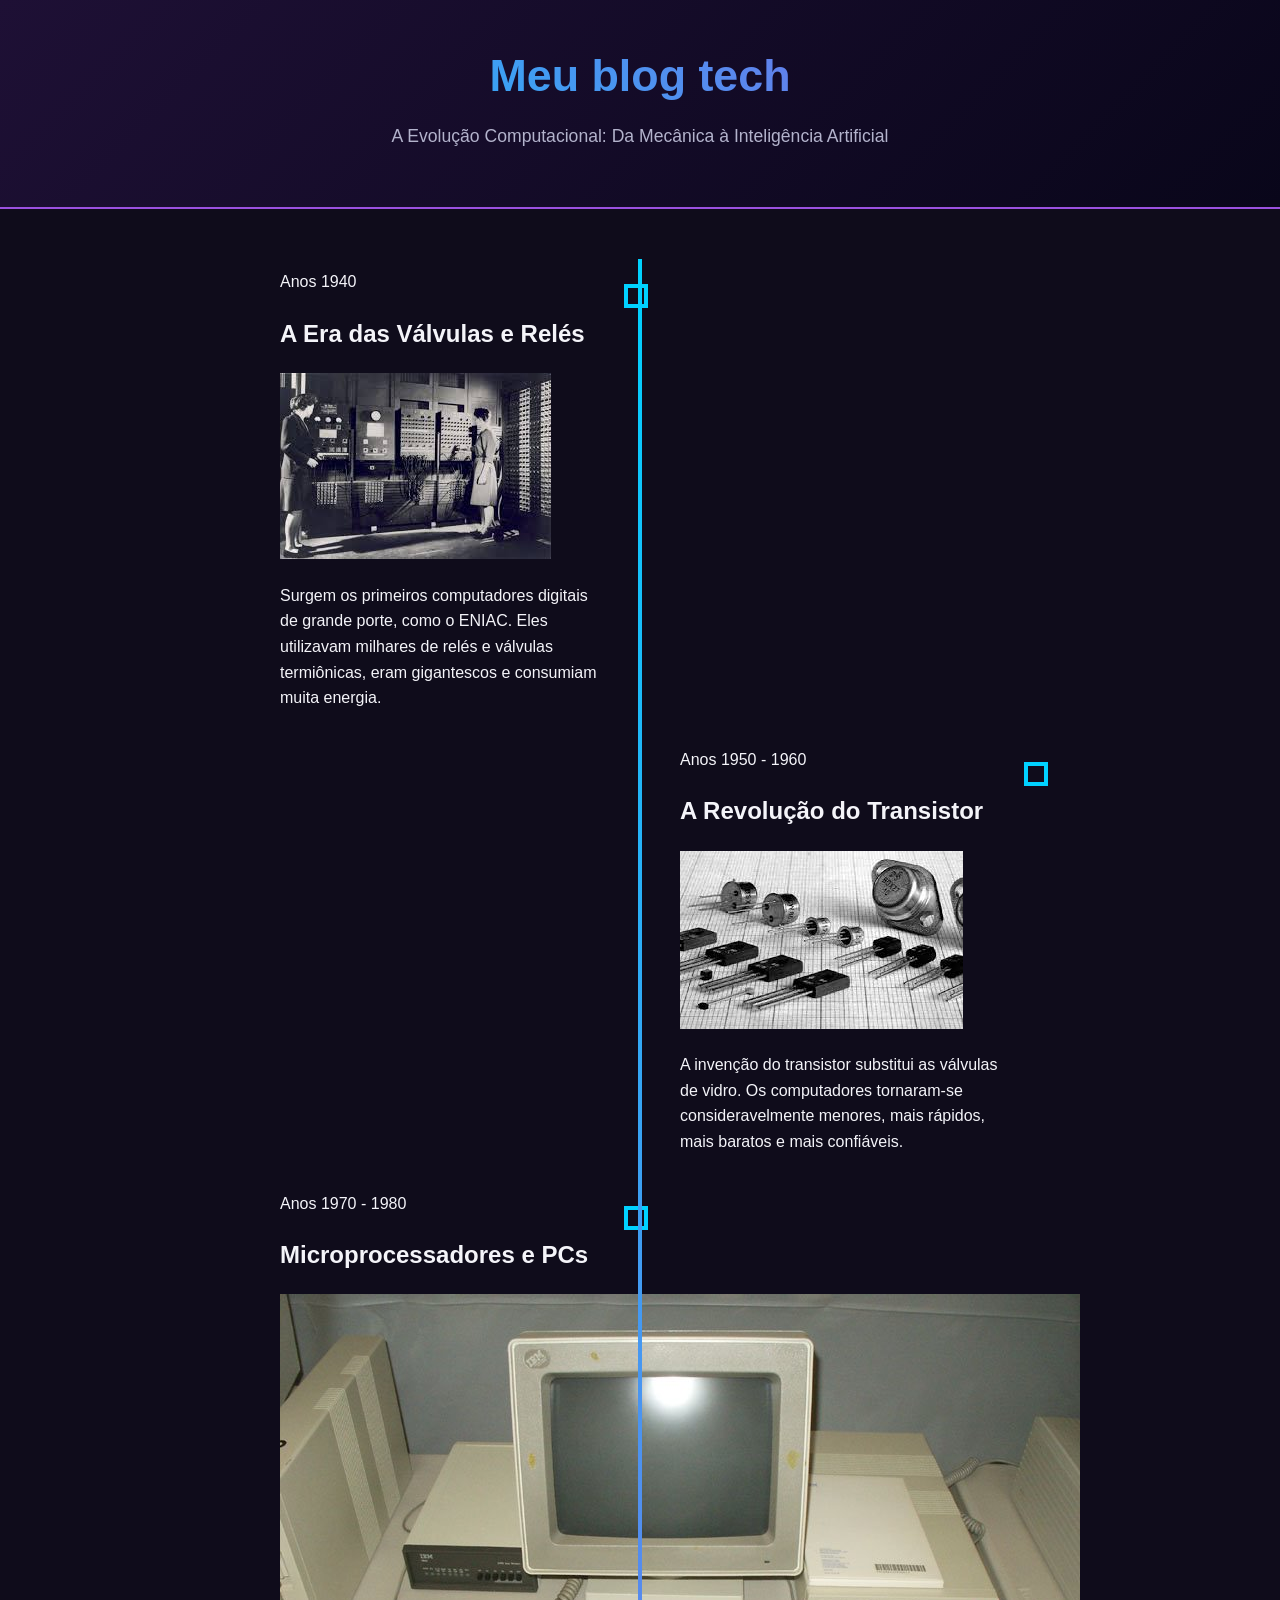
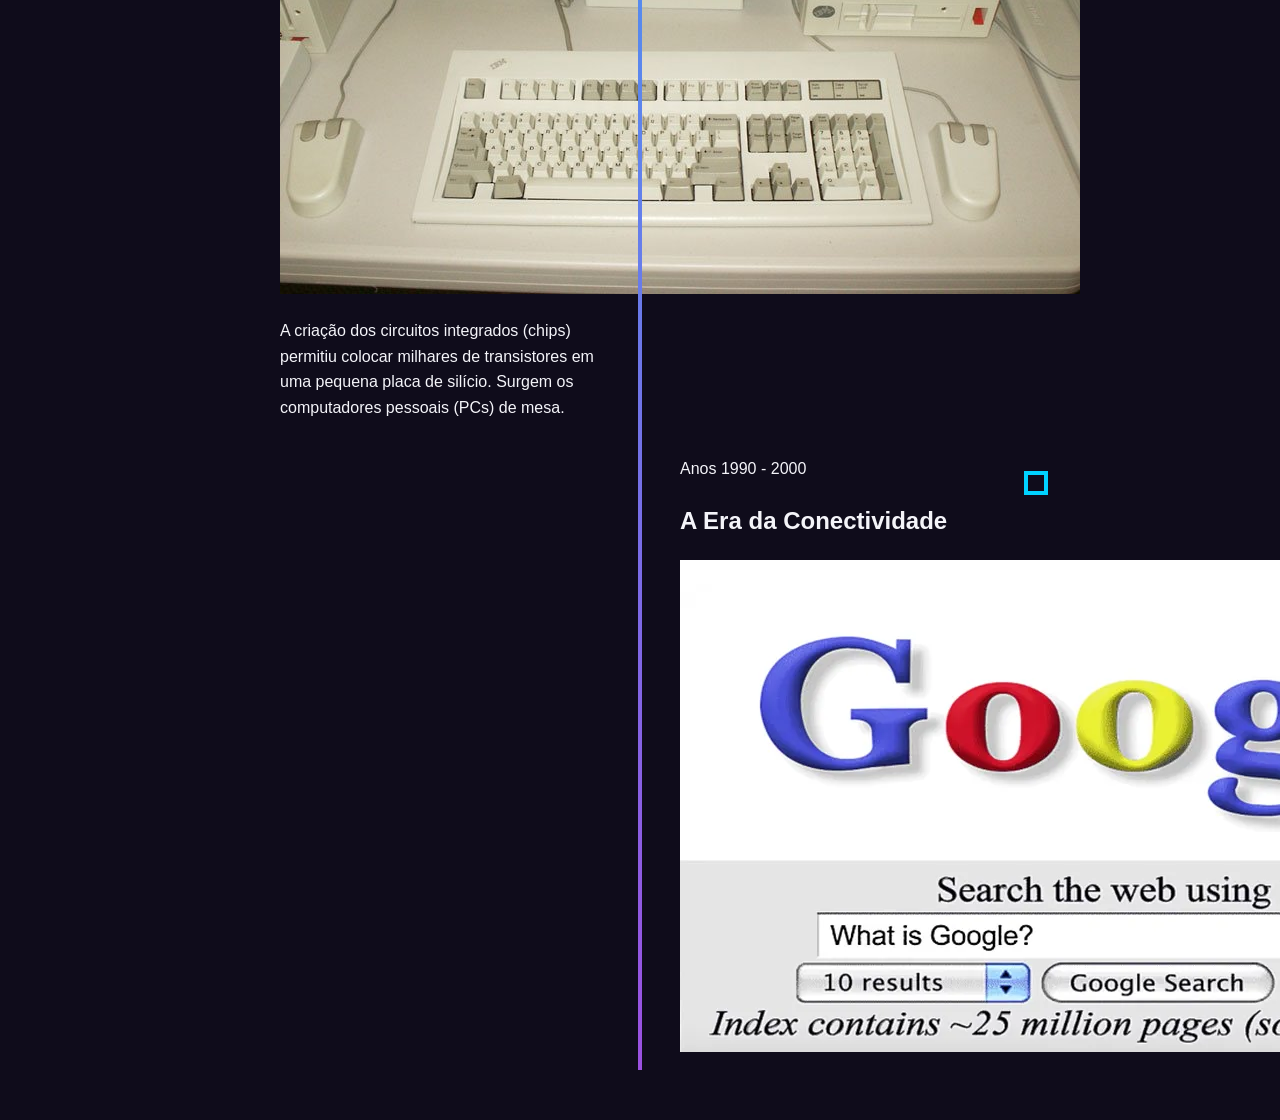
<file: index.html>
<!DOCTYPE html>
<html lang="pt-BR">
<head>
    <meta charset="UTF-8">
    <meta name="viewport" content="width=device-width, initial-scale=1.0">
    <title>Linha do Tempo da Tecnologia - Meu blog tech</title>
    <style>
        :root {
            --bg-principal: #0f0c1b;
            --bg-card: #1d1836;
            --azul-neon: #00d2ff;
            --roxo-neon: #9b51e0;
            --texto-claro: #f4f4f9;
            --texto-mutado: #b3b3cc;
        }

        body {
            font-family: 'Segoe UI', Tahoma, Geneva, Verdana, sans-serif;
            background-color: var(--bg-principal);
            color: var(--texto-claro);
            margin: 0;
            padding: 0;
            line-height: 1.6;
        }

        /* Cabeçalho */
        header {
            background: linear-gradient(135deg, #1e1035 0%, #09061a 100%);
            border-bottom: 2px solid var(--roxo-neon);
            padding: 40px 20px;
            text-align: center;
        }

        header h1 {
            margin: 0;
            font-size: 2.8rem;
            background: linear-gradient(45deg, var(--azul-neon), var(--roxo-neon));
            -webkit-background-clip: text;
            -webkit-text-fill-color: transparent;
        }

        header p {
            color: var(--texto-mutado);
            font-size: 1.1rem;
            margin-top: 10px;
        }

        /* Container da Linha do Tempo */
        .timeline-container {
            max-width: 800px;
            margin: 50px auto;
            position: relative;
            padding: 0 20px;
        }

        /* Linha vertical central */
        .timeline-container::after {
            content: '';
            position: absolute;
            width: 4px;
            background: linear-gradient(to bottom, var(--azul-neon), var(--roxo-neon));
            top: 0;
            bottom: 0;
            left: 50%;
            margin-left: -2px;
        }

        /* Caixas dos Eventos */
        .timeline-item {
            padding: 10px 40px;
            position: relative;
            background-color: inherit;
            width: 50%;
            box-sizing: border-box;
        }

        .left {
            left: 0;
        }

        .right {
            left: 50%;
        }

        /* Círculos indicadores */
        .timeline-item::after {
            content: '';
            position: absolute;
            width: 16px;
            height: 16px;
            right: -8px;
            background-color: var(--bg-principal);
            border: 4px solid var(--azul-neon);
            top: 25px;
            border-radius: 50<!DOCTYPE html>
<html lang="pt-BR">
<head>
    <meta charset="UTF-8">
    <meta name="viewport" content="width=device-width, initial-scale=1.0">
    <title>Linha do Tempo da Tecnologia - Meu blog tech</title>
    <style>
        :root {
            --bg-principal: #0f0c1b;
            --bg-card: #1d1836;
            --azul-neon: #00d2ff;
            --roxo-neon: #9b51e0;
            --texto-claro: #f4f4f9;
            --texto-mutado: #b3b3cc;
        }

        body {
            font-family: 'Segoe UI', Tahoma, Geneva, Verdana, sans-serif;
            background-color: var(--bg-principal);
            color: var(--texto-claro);
            margin: 0;
            padding: 0;
            line-height: 1.6;
        }<!DOCTYPE html>
<html lang="pt-BR">
<head>
<!DOCTYPE html>
<html lang="pt-BR">
<head>
    <meta charset="UTF-8">
    <meta name="viewport" content="width=device-width, initial-scale=1.0">
    <title>Linha do Tempo da Tecnologia - Meu blog tech</title>
    <style>
        :root {
            --bg-principal: #0f0c1b;
            --bg-card: #1d1836;
            --azul-neon: #00d2ff;
            --roxo-neon: #9b51e0;
            --texto-claro: #f4f4f9;
            --texto-mutado: #b3b3cc;
        }

        body {
            font-family: 'Segoe UI', Tahoma, Geneva, Verdana, sans-serif;
            background-color: var(--bg-principal);
            color: var(--texto-claro);
            margin: 0;
            padding: 0;
            line-height: 1.6;
        }

        /* Cabeçalho */
        header {
            background: linear-gradient(135deg, #1e1035 0%, #09061a 100%);
            border-bottom: 2px solid var(--roxo-neon);
            padding: 40px 20px;
            text-align: center;
        }

        header h1 {
            margin: 0;
            font-size: 2.8rem;
            background: linear-gradient(45deg, var(--azul-neon), var(--roxo-neon));
            -webkit-background-clip: text;
            -webkit-text-fill-color: transparent;
        }

        header p {
            color: var(--texto-mutado);
            font-size: 1.1rem;
            margin-top: 10px;
        }

        /* Container da Linha do Tempo */
        .timeline-container {
            max-width: 800px;
            margin: 50px auto;
            position: relative;
            padding: 0 20px;
        }

        /* Linha vertical central */
        .timeline-container::after {
</html>    <meta charset="UTF-8">
    <meta name="viewport" content="width=device-width, initial-scale=1.0">
    <title>Linha do Tempo da Tecnologia - Meu blog tech</title>
    <style>
        :root {
            --bg-principal: #0f0c1b;
            --bg-card: #1d1836;
            --azul-neon: #00d2ff;
            --roxo-neon: #9b51e0;
            --texto-claro: #f4f4f9;
            --texto-mutado: #b3b3cc;
        }

        body {
            font-family: 'Segoe UI', Tahoma, Geneva, Verdana, sans-serif;
            background-color: var(--bg-principal);
            color: var(--texto-claro);
            margin: 0;
            padding: 0;
            line-height: 1.6;
        }

        /* Cabeçalho */
        header {
            background: linear-gradient(135deg, #1e1035 0%, #09061a 100%);
            border-bottom: 2px solid var(--roxo-neon);
            padding: 40px 20px;
            text-align: center;
        }

        header h1 {
            margin: 0;
            font-size: 2.8rem;
            background: linear-gradient(45deg, var(--azul-neon), var(--roxo-neon));
            -webkit-background-clip: text;
            -webkit-text-fill-color: transparent;
        }

        header p {
            color: var(--texto-mutado);
            font-size: 1.1rem;
            margin-top: 10px;
        }

        /* Container da Linha do Tempo */
        .timeline-container {
            max-width: 800px;
            margin: 50px auto;
            position: relative;
            padding: 0 20px;
        }

        /* Linha vertical central */
        .timeline-container::after {
</html>

        /* Cabeçalho */
        header {
            background: linear-gradient(135deg, #1e1035 0%, #09061a 100%);
            border-bottom: 2px solid var(--roxo-neon);
            padding: 40px 20px;
            text-align: center;
        }

        header h1 {
            margin: 0;
            font-size: 2.8rem;
            background: linear-gradient(45deg, var(--azul-neon), var(--roxo-neon));
            -webkit-background-clip: text;
            -webkit-text-fill-color: transparent;
        }

        header p {
            color: var(--texto-mutado);
            font-size: 1.1rem;
            margin-top: 10px;
        }

        /* Container da Linha do Tempo */
        .timeline-container {
            max-width: 800px;
            margin: 50px auto;
            position: relative;
            padding: 0 20px;
        }

        /* Linha vertical central */
        .timeline-container::after {
</html>%;
            z-index: 1;
            transition: 0.3s;
        }

        .right::after {
            left: -8px;
            border-color: var(--roxo-neon);
        }

        /* Conteúdo dos Cards */
        .content {
            padding: 20px;
            background-color: var(--bg-card);
            position: relative;
            border-radius: 8px;
            border: 1px solid rgba(255, 255, 255, 0.05);
            box-shadow: 0 4px 15px rgba(0, 0, 0, 0.3);
            transition: transform 0.2s ease;
        }

        .content:hover {
            transform: scale(1.02);
        }

        .left .content {
            border-left: 4px solid var(--azul-neon);
        }

        .right .content {
            border-left: 4px solid var(--roxo-neon);
        }

        /* Estilização das Imagens */
        .timeline-img {
            width: 100%;
            height: 180px;
            object-fit: cover;
            border-radius: 6px;
            margin: 15px 0;
            display: block;
            box-shadow: 0 4px 8px rgba(0,0,0,0.2);
        }

        .date {
            font-weight: bold;
            color: var(--azul-neon);
            font-size: 1.2rem;
            display: block;
            margin-bottom: 5px;
        }

        .right .date {
            color: var(--roxo-neon);
        }

        .content h2 {
            margin: 0 0 5px 0;
            font-size: 1.4rem;
        }

        .content p {
            margin: 0;
            color: var(--texto-mutado);
            font-size: 0.95rem;
        }

        /* Rodapé */
        footer {
            text-align: center;
            padding: 30px;
            color: var(--texto-mutado);
            font-size: 0.9rem;
            border-top: 1px solid rgba(255, 255, 255, 0.1);
            margin-top: 60px;
        }

        /* Responsividade para Celulares */
        @media screen and (max-width: 600px) {
            .timeline-container::after {
                left: 31px;
            }

            .timeline-item {
                width: 100%;
                padding-left: 70px;
                padding-right: 25px;
            }
<!DOCTYPE html>
<html lang="pt-BR">
<head>
    <meta charset="UTF-8">
    <meta name="viewport" content="width=device-width, initial-scale=1.0">
    <title>Linha do Tempo da Tecnologia - Meu blog tech</title>
    <style>
        :root {
            --bg-principal: #0f0c1b;
            --bg-card: #1d1836;
            --azul-neon: #00d2ff;
            --roxo-neon: #9b51e0;
            --texto-claro: #f4f4f9;
            --texto-mutado: #b3b3cc;
        }

        body {
            font-family: 'Segoe UI', Tahoma, Geneva, Verdana, sans-serif;
            background-color: var(--bg-principal);
            color: var(--texto-claro);
            margin: 0;
            padding: 0;
            line-height: 1.6;
        }

        /* Cabeçalho */
        header {
            background: linear-gradient(135deg, #1e1035 0%, #09061a 100%);
            border-bottom: 2px solid var(--roxo-neon);
            padding: 40px 20px;
            text-align: center;
        }

        header h1 {
            margin: 0;
            font-size: 2.8rem;
            background: linear-gradient(45deg, var(--azul-neon), var(--roxo-neon));
            -webkit-background-clip: text;
            -webkit-text-fill-color: transparent;
        }

        header p {
            color: var(--texto-mutado);
            font-size: 1.1rem;
            margin-top: 10px;
        }

        /* Container da Linha do Tempo */
        .timeline-container {
            max-width: 800px;
            margin: 50px auto;
            position: relative;
            padding: 0 20px;
        }

        /* Linha vertical central */
        .timeline-container::after {
</html>
            .timeline-item::after {
                left: 23px;
                right: auto;
            }

            .right {
                left: 0%;
            }
        }
    </style>
</head>
<body>

    <header>
        <h1>Meu blog tech</h1>
        <p>A Evolução Computacional: Da Mecânica à Inteligência Artificial</p>
    </header>

    <div class="timeline-container">

        <div class="timeline-item left">
            <div class="content">
                <span class="date">Anos 1940</span>
                <h2>A Era das Válvulas e Relés</h2>
                <img class="timeline-img" src="1-valvulas.jpg" alt="Válvulas e o computador ENIAC">
                <p>Surgem os primeiros computadores digitais de grande porte, como o ENIAC. Eles utilizavam milhares de relés e válvulas termiônicas, eram gigantescos e consumiam muita energia.</p>
            </div>
        </div>

        <div class="timeline-item right">
            <div class="content">
                <span class="date">Anos 1950 - 1960</span>
                <h2>A Revolução do Transistor</h2>
                <img class="timeline-img" src="2-transistores.jpg" alt="Transistores em circuitos">
                <p>A invenção do transistor substitui as válvulas de vidro. Os computadores tornaram-se consideravelmente menores, mais rápidos, mais baratos e mais confiáveis.</p>
            </div>
        </div>

        <div class="timeline-item left">
            <div class="content">
                <span class="date">Anos 1970 - 1980</span>
                <h2>Microprocessadores e PCs</h2>
                <img class="timeline-img" src="3-pcs.jpg" alt="Computador pessoal antigo">
                <p>A criação dos circuitos integrados (chips) permitiu colocar milhares de transistores em uma pequena placa de silício. Surgem os computadores pessoais (PCs) de mesa.</p>
            </div>
        </div>

        <div class="timeline-item right">
            <div class="content">
                <span class="date">Anos 1990 - 2000</span>
                <h2>A Era da Conectividade</h2>
                <img class="timeline-img" src="4-internet.jpg" alt="Antiga navegação na internet ou celulares antigos"><!DOCTYPE html>
<html lang="pt-BR">
<head>
    <meta charset="UTF-8">
    <meta name="viewport" content="width=device-width, initial-scale=1.0">
    <title>Linha do Tempo da Tecnologia - Meu blog tech</title>
    <style>
        :root {
            --bg-principal: #0f0c1b;
            --bg-card: #1d1836;
            --azul-neon: #00d2ff;
            --roxo-neon: #9b51e0;
            --texto-claro: #f4f4f9;
            --texto-mutado: #b3b3cc;
        }

        body {
            font-family: 'Segoe UI', Tahoma, Geneva, Verdana, sans-serif;
            background-color: var(--bg-principal);
            color: var(--texto-claro);
            margin: 0;
            padding: 0;
            line-height: 1.6;
        }

        /* Cabeçalho */
        header {
            background: linear-gradient(135deg, #1e1035 0%, #09061a 100%);
            border-bottom: 2px solid var(--roxo-neon);
            padding: 40px 20px;
            text-align: center;
        }

        header h1 {
            margin: 0;
            font-size: 2.8rem;
            background: linear-gradient(45deg, var(--azul-neon), var(--roxo-neon));
            -webkit-background-clip: text;
            -webkit-text-fill-color: transparent;
        }

        header p {
            color: var(--texto-mutado);
            font-size: 1.1rem;
            margin-top: 10px;
        }

        /* Container da Linha do Tempo */
        .timeline-container {
            max-width: 800px;
            margin: 50px auto;
            position: relative;
            padding: 0 20px;
        }

        /* Linha vertical central */
        .timeline-container::after {
</html>
                <p>A popularização da Internet e a chegada dos smartphones transformaram o computador em uma ferramenta portátil, global e totalmente conectada em rede.</p>
            </div>
        </div>

        <div class="timeline-item left">
            <div class="content">
                <span class="date">Atualidade</span>
                <h2>Inteligência Artificial Generativa</h2>
                <img class="timeline-img" src="5-ia.jpg" alt="Conceito moderno de IA e redes neurais">
                <p>A computação atinge o nível de processamento em larga escala na nuvem. Modelos avançados de IA conseguem criar textos, códigos, imagens e raciocinar de forma contextual em milissegundos.</p>
            </div>
        </div>

    </div>

    <footer>
        <p>&copy; 2026 - Linha do Tempo criada para o "Meu blog tech"</p>
    </footer>

</body>
</html>
</file>
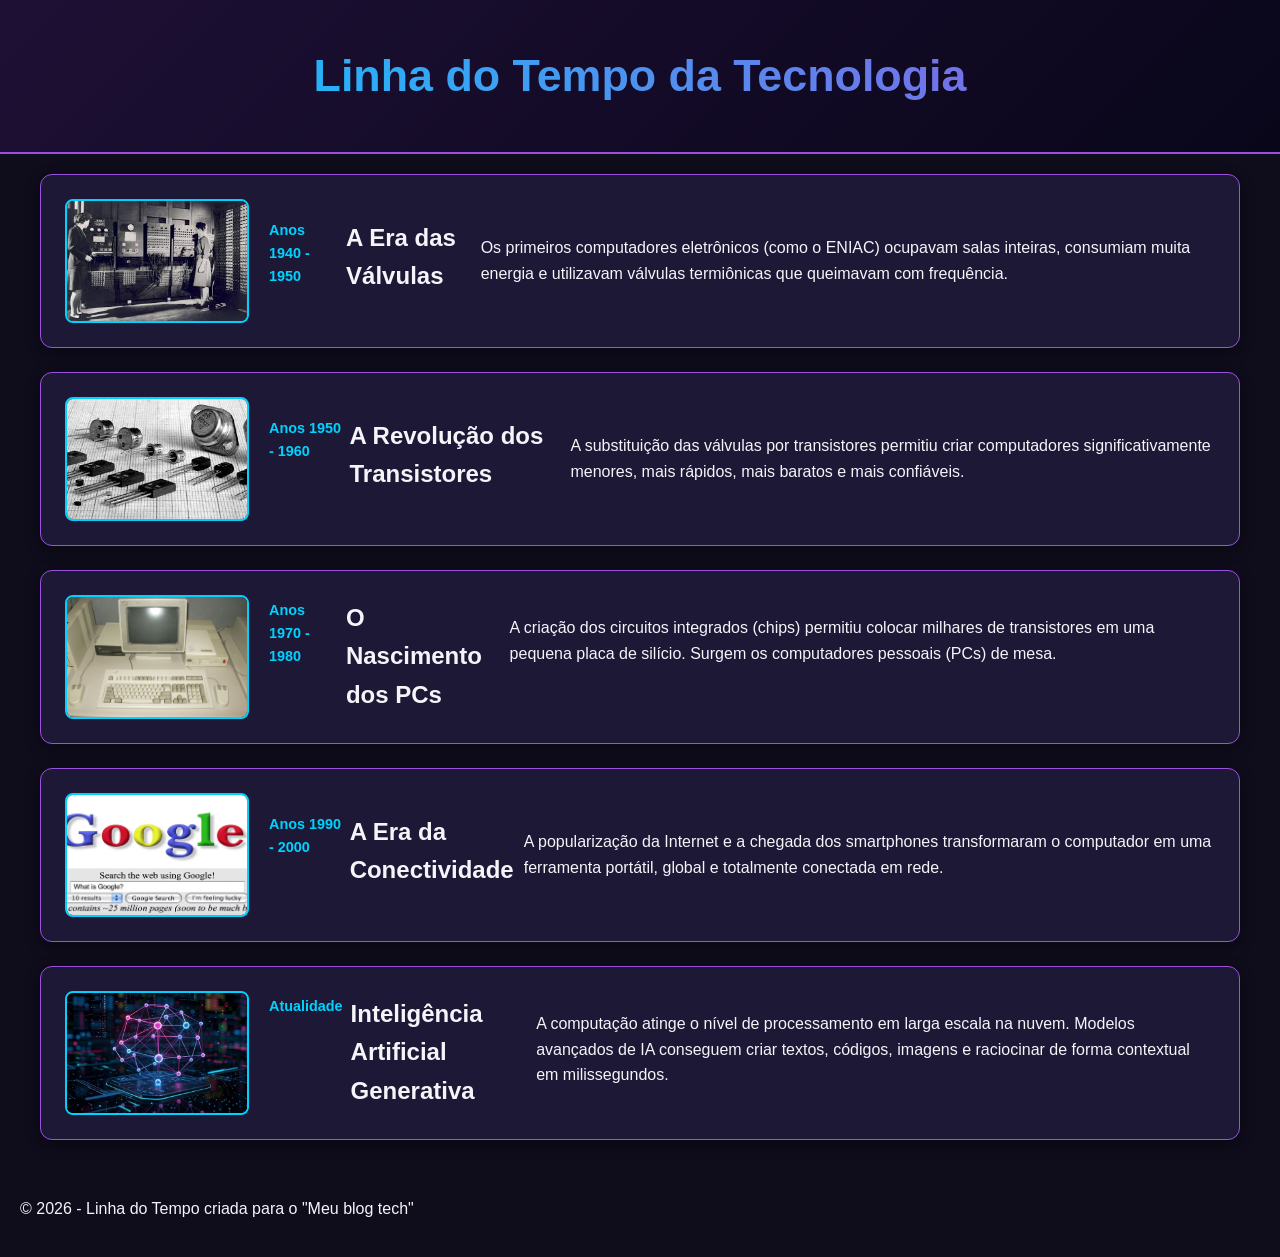
<file: Pasta 1/index.html>
<!DOCTYPE html>
<html lang="pt-BR">
<head>
    <meta charset="UTF-8">
    <meta name="viewport" content="width=device-width, initial-scale=1.0">
    <title>Linha do Tempo da Tecnologia - Meu blog tech</title>
    <link rel="stylesheet" href="style.css">
</head>
<body>

    <header>
        <h1>Linha do Tempo da Tecnologia</h1>
    </header>

    <main class="timeline">

        <article class="card">
            <img class="card-img" src="1-valvulas.jpg" alt="Válvulas termiônicas e ENIAC">
            <div class="card-info">
                <span class="date">Anos 1940 - 1950</span>
                <h2>A Era das Válvulas</h2>
                <p>Os primeiros computadores eletrônicos (como o ENIAC) ocupavam salas inteiras, consumiam muita energia e utilizavam válvulas termiônicas que queimavam com frequência.</p>
            </div>
        </article>

        <article class="card">
            <img class="card-img" src="2-transistores.jpg" alt="Transistores e circuitos integrados antigos">
            <div class="card-info">
                <span class="date">Anos 1950 - 1960</span>
                <h2>A Revolução dos Transistores</h2>
                <p>A substituição das válvulas por transistores permitiu criar computadores significativamente menores, mais rápidos, mais baratos e mais confiáveis.</p>
            </div>
        </article>

        <article class="card">
            <img class="card-img" src="3-pcs.jpg" alt="Computador pessoal antigo">
            <div class="card-info">
                <span class="date">Anos 1970 - 1980</span>
                <h2>O Nascimento dos PCs</h2>
                <p>A criação dos circuitos integrados (chips) permitiu colocar milhares de transistores em uma pequena placa de silício. Surgem os computadores pessoais (PCs) de mesa.</p>
            </div>
        </article>

        <article class="card">
            <img class="card-img" src="4-internet.jpg" alt="Antiga navegação na internet ou celulares antigos">
            <div class="card-info">
                <span class="date">Anos 1990 - 2000</span>
                <h2>A Era da Conectividade</h2>
                <p>A popularização da Internet e a chegada dos smartphones transformaram o computador em uma ferramenta portátil, global e totalmente conectada em rede.</p>
            </div>
        </article>

        <article class="card">
            <img class="card-img" src="5-ia.jpg" alt="Conceito moderno de IA e redes neurais">
            <div class="card-info">
                <span class="date">Atualidade</span>
                <h2>Inteligência Artificial Generativa</h2>
                <p>A computação atinge o nível de processamento em larga escala na nuvem. Modelos avançados de IA conseguem criar textos, códigos, imagens e raciocinar de forma contextual em milissegundos.</p>
            </div>
        </article>

    </main>

    <footer>
        <p>&copy; 2026 - Linha do Tempo criada para o "Meu blog tech"</p>
    </footer>

    <script src="script.js"></script>
</body>
</html>
</file>
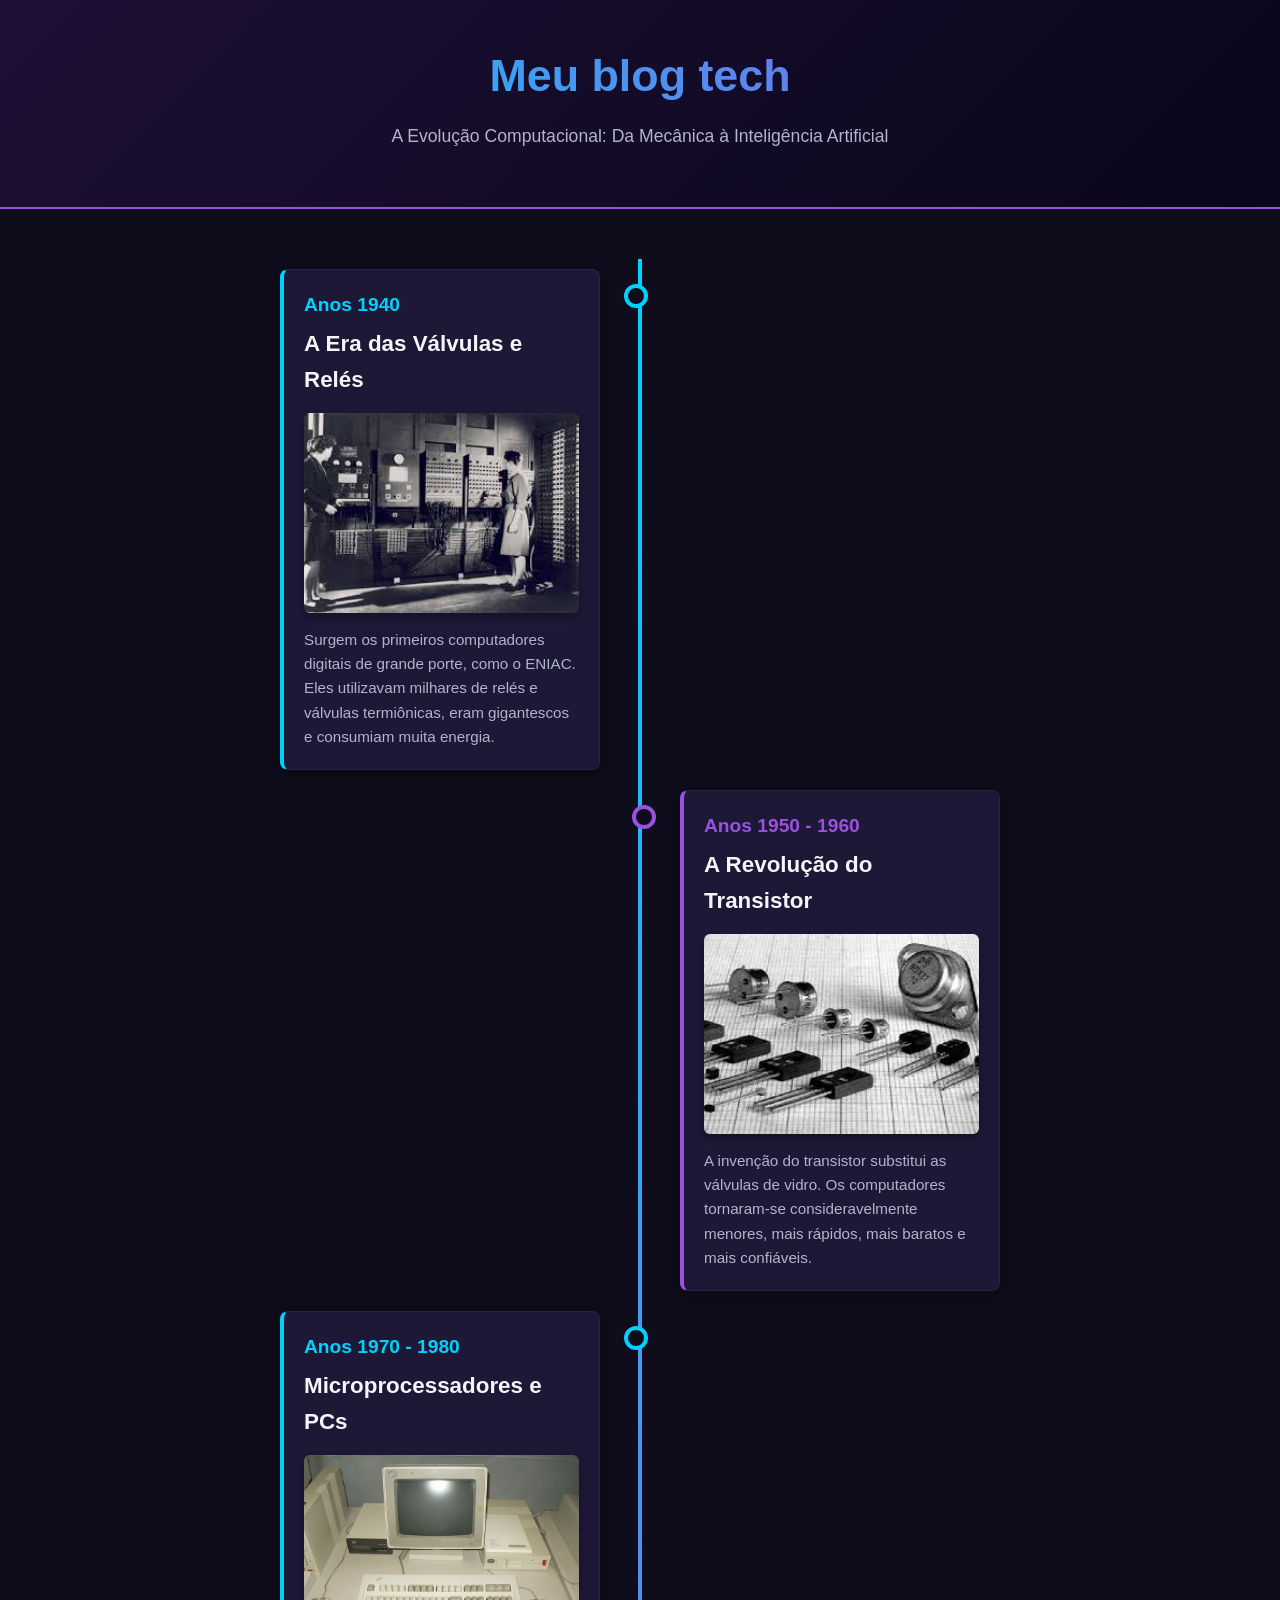
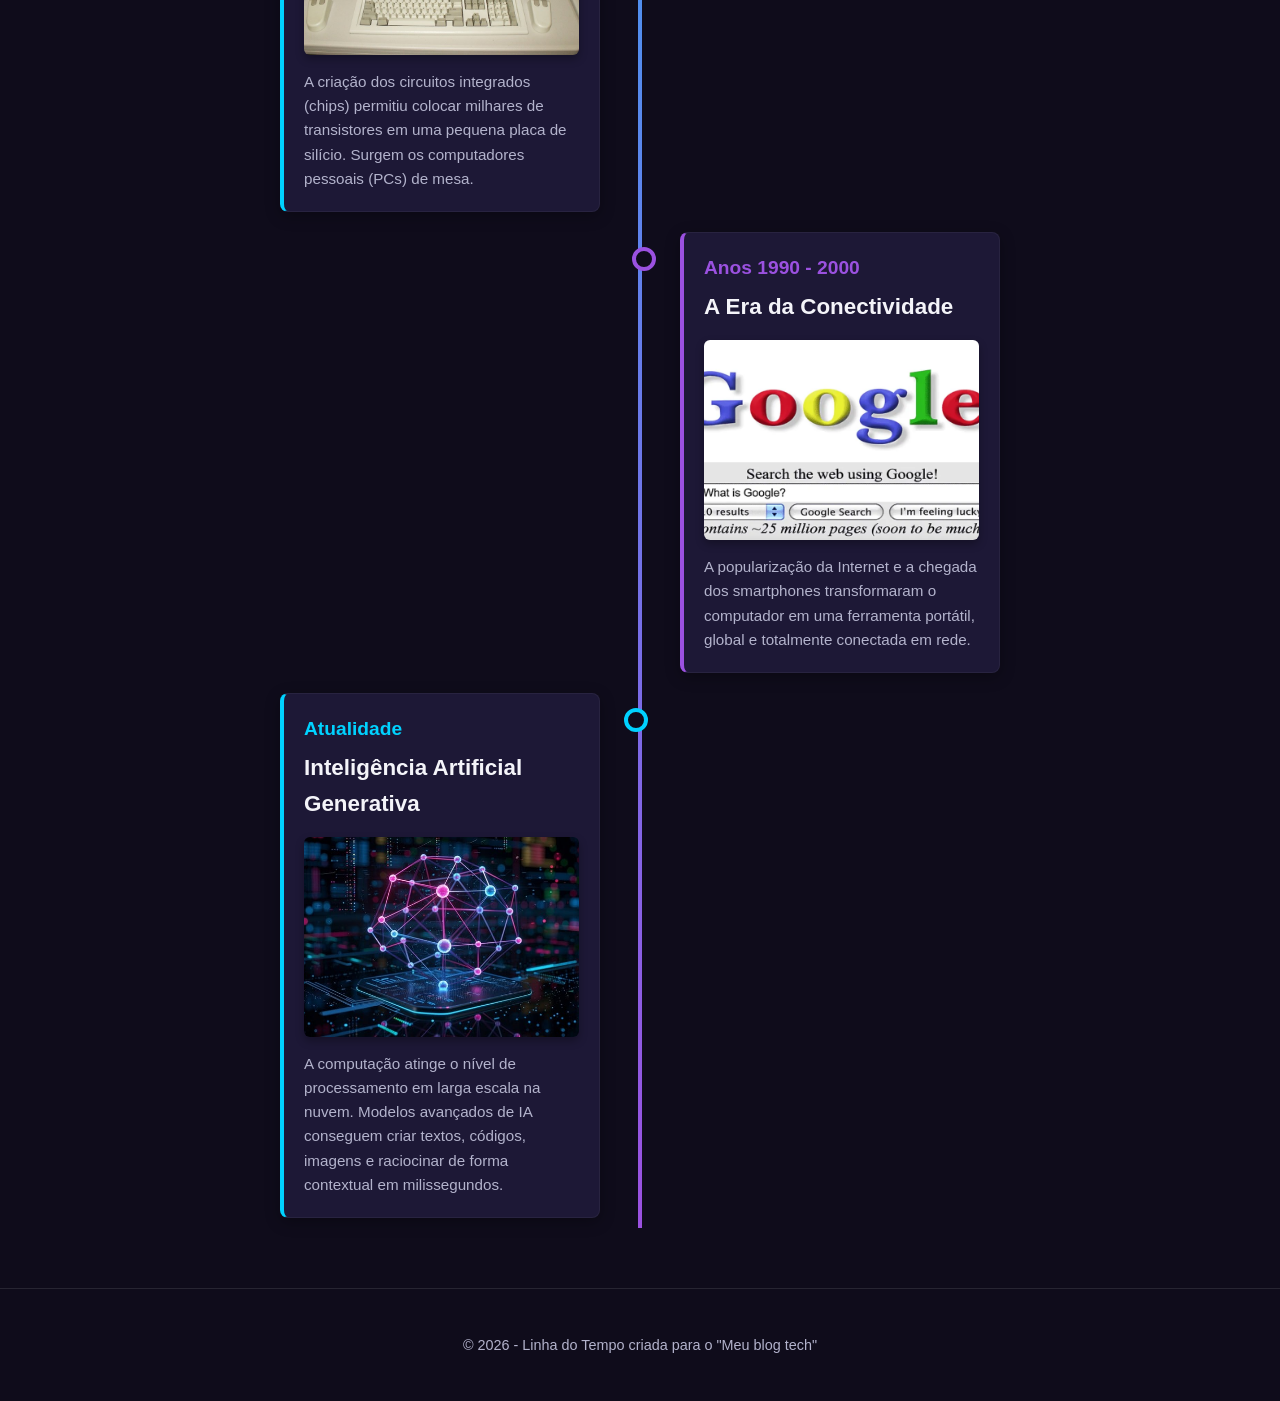
<file: TESTE/index.html>
<!DOCTYPE html>
<html lang="pt-BR">
<head>
    <meta charset="UTF-8">
    <meta name="viewport" content="width=device-width, initial-scale=1.0">
    <title>Linha do Tempo da Tecnologia - Meu blog tech</title>
    <style>
        :root {
            --bg-principal: #0f0c1b;
            --bg-card: #1d1836;
            --azul-neon: #00d2ff;
            --roxo-neon: #9b51e0;
            --texto-claro: #f4f4f9;
            --texto-mutado: #b3b3cc;
        }

        body {
            font-family: 'Segoe UI', Tahoma, Geneva, Verdana, sans-serif;
            background-color: var(--bg-principal);
            color: var(--texto-claro);
            margin: 0;
            padding: 0;
            line-height: 1.6;
        }

        /* Cabeçalho */
        header {
            background: linear-gradient(135deg, #1e1035 0%, #09061a 100%);
            border-bottom: 2px solid var(--roxo-neon);
            padding: 40px 20px;
            text-align: center;
        }

        header h1 {
            margin: 0;
            font-size: 2.8rem;
            background: linear-gradient(45deg, var(--azul-neon), var(--roxo-neon));
            -webkit-background-clip: text;
            -webkit-text-fill-color: transparent;
        }

        header p {
            color: var(--texto-mutado);
            font-size: 1.1rem;
            margin-top: 10px;
        }

        /* Container da Linha do Tempo */
        .timeline-container {
            max-width: 800px;
            margin: 50px auto;
            position: relative;
            padding: 0 20px;
        }

        /* Linha vertical central */
        .timeline-container::after {
            content: '';
            position: absolute;
            width: 4px;
            background: linear-gradient(to bottom, var(--azul-neon), var(--roxo-neon));
            top: 0;
            bottom: 0;
            left: 50%;
            margin-left: -2px;
        }

        /* Caixas dos Eventos */
        .timeline-item {
            padding: 10px 40px;
            position: relative;
            background-color: inherit;
            width: 50%;
            box-sizing: border-box;
        }

        .left {
            left: 0;
        }

        .right {
            left: 50%;
        }

        /* Círculos indicadores */
        .timeline-item::after {
            content: '';
            position: absolute;
            width: 16px;
            height: 16px;
            right: -8px;
            background-color: var(--bg-principal);
            border: 4px solid var(--azul-neon);
            top: 25px;
            border-radius: 50%;
            z-index: 1;
            transition: 0.3s;
        }

        .right::after {
            left: -8px;
            border-color: var(--roxo-neon);
        }

        /* Conteúdo dos Cards */
        .content {
            padding: 20px;
            background-color: var(--bg-card);
            position: relative;
            border-radius: 8px;
            border: 1px solid rgba(255, 255, 255, 0.05);
            box-shadow: 0 4px 15px rgba(0, 0, 0, 0.3);
            transition: transform 0.2s ease;
            box-sizing: border-box;
        }

        .content:hover {
            transform: scale(1.02);
        }

        .left .content {
            border-left: 4px solid var(--azul-neon);
        }

        .right .content {
            border-left: 4px solid var(--roxo-neon);
        }

        /* CORREÇÃO AQUI: Estilização Padrão das Imagens */
        .timeline-img {
            width: 100% !important;
            height: 200px !important;
            object-fit: cover;
            border-radius: 6px;
            margin: 15px 0;
            display: block;
            box-shadow: 0 4px 8px rgba(0,0,0,0.3);
            box-sizing: border-box;
        }

        .date {
            font-weight: bold;
            color: var(--azul-neon);
            font-size: 1.2rem;
            display: block;
            margin-bottom: 5px;
        }

        .right .date {
            color: var(--roxo-neon);
        }

        .content h2 {
            margin: 0 0 5px 0;
            font-size: 1.4rem;
        }

        .content p {
            margin: 0;
            color: var(--texto-mutado);
            font-size: 0.95rem;
        }

        /* Rodapé */
        footer {
            text-align: center;
            padding: 30px;
            color: var(--texto-mutado);
            font-size: 0.9rem;
            border-top: 1px solid rgba(255, 255, 255, 0.1);
            margin-top: 60px;
        }

        /* Responsividade para Celulares */
        @media screen and (max-width: 600px) {
            .timeline-container::after {
                left: 31px;
            }

            .timeline-item {
                width: 100%;
                padding-left: 70px;
                padding-right: 25px;
            }

            .timeline-item::after {
                left: 23px;
                right: auto;
            }

            .right {
                left: 0%;
            }
        }
    </style>
</head>
<body>

    <header>
        <h1>Meu blog tech</h1>
        <p>A Evolução Computacional: Da Mecânica à Inteligência Artificial</p>
    </header>

    <div class="timeline-container">

        <div class="timeline-item left">
            <div class="content">
                <span class="date">Anos 1940</span>
                <h2>A Era das Válvulas e Relés</h2>
                <img class="timeline-img" src="1-valvulas.jpg" alt="Válvulas e o computador ENIAC">
                <p>Surgem os primeiros computadores digitais de grande porte, como o ENIAC. Eles utilizavam milhares de relés e válvulas termiônicas, eram gigantescos e consumiam muita energia.</p>
            </div>
        </div>

        <div class="timeline-item right">
            <div class="content">
                <span class="date">Anos 1950 - 1960</span>
                <h2>A Revolução do Transistor</h2>
                <img class="timeline-img" src="2-transistores.jpg" alt="Transistores em circuitos">
                <p>A invenção do transistor substitui as válvulas de vidro. Os computadores tornaram-se consideravelmente menores, mais rápidos, mais baratos e mais confiáveis.</p>
            </div>
        </div>

        <div class="timeline-item left">
            <div class="content">
                <span class="date">Anos 1970 - 1980</span>
                <h2>Microprocessadores e PCs</h2>
                <img class="timeline-img" src="3-pcs.jpg" alt="Computador pessoal antigo">
                <p>A criação dos circuitos integrados (chips) permitiu colocar milhares de transistores em uma pequena placa de silício. Surgem os computadores pessoais (PCs) de mesa.</p>
            </div>
        </div>

        <div class="timeline-item right">
            <div class="content">
                <span class="date">Anos 1990 - 2000</span>
                <h2>A Era da Conectividade</h2>
                <img class="timeline-img" src="4-internet.jpg" alt="Antiga navegação na internet ou celulares antigos">
                <p>A popularização da Internet e a chegada dos smartphones transformaram o computador em uma ferramenta portátil, global e totalmente conectada em rede.</p>
            </div>
        </div>

        <div class="timeline-item left">
            <div class="content">
                <span class="date">Atualidade</span>
                <h2>Inteligência Artificial Generativa</h2>
                <img class="timeline-img" src="5-ia.jpg" alt="Conceito moderno de IA e redes neurais">
                <p>A computação atinge o nível de processamento em larga escala na nuvem. Modelos avançados de IA conseguem criar textos, códigos, imagens e raciocinar de forma contextual em milissegundos.</p>
            </div>
        </div>

    </div>

    <footer>
        <p>&copy; 2026 - Linha do Tempo criada para o "Meu blog tech"</p>
    </footer>

</body>
</html>
</file>
<file: Pasta 1/style.css>
:root {
    --bg-principal: #0f0c1b;
    --bg-card: #1d1836;
    --azul-neon: #00d2ff;
    --roxo-neon: #9b51e0;
    --texto-claro: #f4f4f9;
    --texto-mutado: #b3b3cc;
}

body {
    font-family: 'Segoe UI', Tahoma, Geneva, Verdana, sans-serif;
    background-color: var(--bg-principal);
    color: var(--texto-claro);
    margin: 0;
    padding: 0;
    line-height: 1.6;
    max-width: 100vw;
}

/* Cabeçalho */
header {
    background: linear-gradient(135deg, #1e1035 0%, #09061a 100%);
    border-bottom: 2px solid var(--roxo-neon);
    padding: 40px 20px;
    text-align: center;
}

header h1 {
    margin: 0;
    font-size: 2.8rem;
    background: linear-gradient(45deg, var(--azul-neon), var(--roxo-neon));
    -webkit-background-clip: text;
    -webkit-text-fill-color: transparent;
}

/* Container Principal (Mãe dos artigos) */
main, .timeline {
    display: flex;
    flex-direction: column;
    gap: 24px;
    padding: 20px;
    max-width: 1200px;
    margin: 0 auto;
}

/* --- REQUISITOS DO DESAFIO NO ARTICLE --- */
article {
    display: flex;
    flex-direction: row; /* 1. Exibe conteúdo (imagem, título e texto) em linha */
    flex: 1 1 100%;       /* 2. Ocupa 100% da largura da página */
    width: 100%;
    align-items: center;
    justify-content: flex-start;
    gap: 20px;
    background-color: var(--bg-card);
    border: 1px solid var(--roxo-neon);
    border-radius: 12px;
    padding: 24px;
    box-shadow: 0 4px 15px rgba(0, 0, 0, 0.3);
    box-sizing: border-box;
}

/* Elemento interno com align-self */
.card-img {
    width: 180px;
    height: 120px;
    object-fit: cover;
    border-radius: 8px;
    border: 2px solid var(--azul-neon);
    flex-shrink: 0;
    
    /* 3. Propriedade align-self para quebrar o alinhamento central */
    align-self: flex-start; 
}

.card-info {
    display: flex;
    flex-direction:// Aguarda o carregamento do DOM antes de executar
document.addEventListener('DOMContentLoaded', () => {
    const articles = document.querySelectorAll('article');

    articles.forEach(article => {
        // Efeito visual ao passar o mouse sobre o card
        article.addEventListener('mouseenter', () => {
            article.style.transform = 'scale(1.01)';
            article.style.transition = 'transform 0.2s ease-in-out';
        });

        article.addEventListener('mouseleave', () => {
            article.style.transform = 'scale(1)';
        });
    });

    console.log('Blog Tech carregado e pronto!');
}); column;
    gap: 8px;
    text-align: left;
}

.date {
    color: var(--azul-neon);
    font-size: 0.9rem;
    font-weight: bold;
}

h2 {
    margin: 0;
    color: var(--texto-claro);
    font-size: 1.5rem;
}// Aguarda o carregamento do DOM antes de executar
document.addEventListener('DOMContentLoaded', () => {
    const articles = document.querySelectorAll('article');

    articles.forEach(article => {
        // Efeito visual ao passar o mouse sobre o card
        article.addEventListener('mouseenter', () => {
            article.style.transform = 'scale(1.01)';
            article.style.transition = 'transform 0.2s ease-in-out';
        });

        article.addEventListener('mouseleave', () => {
            article.style.transform = 'scale(1)';
        });
    });

    console.log('Blog Tech carregado e pronto!');
});

p {
    margin: 0;
    color: var(--texto-mutado);
}

footer {
    text-align: cente// Aguarda o carregamento do DOM antes de executar
document.addEventListener('DOMContentLoaded', () => {
    const articles = document.querySelectorAll('article');

    articles.forEach(article => {
        // Efeito visual ao passar o mouse sobre o card
        article.addEventListener('mouseenter', () => {
            article.style.transform = 'scale(1.01)';
            article.style.transition = 'transform 0.2s ease-in-out';
        });

        article.addEventListener('mouseleave', () => {
            article.style.transform = 'scale(1)';
        });
    });

    console.log('Blog Tech carregado e pronto!');
});// Aguarda o carregamento do DOM antes de executar
document.addEventListener('DOMContentLoaded', () => {
    const articles = document.querySelectorAll('article');

    articles.forEach(article => {
        // Efeito visual ao passar o mouse sobre o card
        article.addEventListener('mouseenter', () => {
            article.style.transform = 'scale(1.01)';
            article.style.transition = 'transform 0.2s ease-in-out';
        });

        article.addEventListener('mouseleave', () => {
            article.style.transform = 'scale(1)';
        });
    });

    console.log('Blog Tech carregado e pronto!');
});// Aguarda o carregamento do DOM antes de executar
document.addEventListener('DOMContentLoaded', () => {
    const articles = document.querySelectorAll('article');

    articles.forEach(article => {
        // Efeito visual ao passar o mouse sobre o card
        article.addEventListener('mouseenter', () => {
            article.style.transform = 'scale(1.01)';
            article.style.transition = 'transform 0.2s ease-in-out';
        });

        article.addEventListener('mouseleave', () => {
            article.style.transform = 'scale(1)';
        });
    });

    console.log('Blog Tech carregado e pronto!');
});r;
    padding: 20px;// Aguarda o carregamento do DOM antes de executar
document.addEventListener('DOMContentLoaded', () => {
    const articles = document.querySelectorAll('article');

    articles.forEach(article => {
        // Efeito visual ao passar o mouse sobre o card
        article.addEventListener('mouseenter', () => {
            article.style.transform = 'scale(1.01)';
            article.style.transition = 'transform 0.2s ease-in-out';
        });

        article.addEventListener('mouseleave', () => {
            article.style.transform = 'scale(1)';
        });
    });

    console.log('Blog Tech carregado e pronto!');
});// Aguarda o carregamento do DOM antes de executar
document.addEventListener('DOMContentLoaded', () => {
    const articles = document.querySelectorAll('article');

    articles.forEach(article => {
        // Efeito visual ao passar o mouse sobre o card
        article.addEventListener('mouseenter', () => {
            article.style.transform = 'scale(1.01)';
            article.style.transition = 'transform 0.2s ease-in-out';
        });

        article.addEventListener('mouseleave', () => {
            article.style.transform = 'scale(1)';
        });
    });

    console.log('Blog Tech carregado e pronto!');
});// Aguarda o carregamento do DOM antes de executar
document.addEventListener('DOMContentLoaded', () => {
    const articles = document.querySelectorAll('article');

    articles.forEach(article => {
        // Efeito visual ao passar o mouse sobre o card
        article.addEventListener('mouseenter', () => {
            article.style.transform = 'scale(1.01)';
            article.style.transition = 'transform 0.2s ease-in-out';
        });

        article.addEventListener('mouseleave', () => {
            article.style.transform = 'scale(1)';
        });
    });

    console.log('Blog Tech carregado e pronto!');
});// Aguarda o carregamento do DOM antes de executar
document.addEventListener('DOMContentLoaded', () => {
    const articles = document.querySelectorAll('article');

    articles.forEach(article => {
        // Efeito visual ao passar o mouse sobre o card
        article.addEventListener('mouseenter', () => {
            article.style.transform = 'scale(1.01)';
            article.style.transition = 'transform 0.2s ease-in-out';
        });

        article.addEventListener('mouseleave', () => {
            article.style.transform = 'scale(1)';
        });
    });

    console.log('Blog Tech carregado e pronto!');
});// Aguarda o carregamento do DOM antes de executar
document.addEventListener('DOMContentLoaded', () => {
    const articles = document.querySelectorAll('article');

    articles.forEach(article => {
        // Efeito visual ao passar o mouse sobre o card
        article.addEventListener('mouseenter', () => {
            article.style.transform = 'scale(1.01)';
            article.style.transition = 'transform 0.2s ease-in-out';
        });

        article.addEventListener('mouseleave', () => {
            article.style.transform = 'scale(1)';
        });
    });

    console.log('Blog Tech carregado e pronto!');
});// Aguarda o carregamento do DOM antes de executar
document.addEventListener('DOMContentLoaded', () => {
    const articles = document.querySelectorAll('article');

    articles.forEach(article => {
        // Efeito visual ao passar o mouse sobre o card
        article.addEventListener('mouseenter', () => {
            article.style.transform = 'scale(1.01)';
            article.style.transition = 'transform 0.2s ease-in-out';
        });

        article.addEventListener('mouseleave', () => {
            article.style.transform = 'scale(1)';
        });
    });

    console.log('Blog Tech carregado e pronto!');
});// Aguarda o carregamento do DOM antes de executar
document.addEventListener('DOMContentLoaded', () => {
    const articles = document.querySelectorAll('article');

    articles.forEach(article => {
        // Efeito visual ao passar o mouse sobre o card
        article.addEventListener('mouseenter', () => {
            article.style.transform = 'scale(1.01)';
            article.style.transition = 'transform 0.2s ease-in-out';
        });

        article.addEventListener('mouseleave', () => {
            article.style.transform = 'scale(1)';
        });
    });

    console.log('Blog Tech carregado e pronto!');
});// Aguarda o carregamento do DOM antes de executar
document.addEventListener('DOMContentLoaded', () => {
    const articles = document.querySelectorAll('article');

    articles.forEach(article => {
        // Efeito visual ao passar o mouse sobre o card
        article.addEventListener('mouseenter', () => {
            article.style.transform = 'scale(1.01)';
            article.style.transition = 'transform 0.2s ease-in-out';
        });

        article.addEventListener('mouseleave', () => {
            article.style.transform = 'scale(1)';
        });
    });

    console.log('Blog Tech carregado e pronto!');
});// Aguarda o carregamento do DOM antes de executar
document.addEventListener('DOMContentLoaded', () => {
    const articles = document.querySelectorAll('article');

    articles.forEach(article => {
        // Efeito visual ao passar o mouse sobre o card
        article.addEventListener('mouseenter', () => {
            article.style.transform = 'scale(1.01)';
            article.style.transition = 'transform 0.2s ease-in-out';
        });

        article.addEventListener('mouseleave', () => {
            article.style.transform = 'scale(1)';
        });
    });

    console.log('Blog Tech carregado e pronto!');
});// Aguarda o carregamento do DOM antes de executar
document.addEventListener('DOMContentLoaded', () => {
    const articles = document.querySelectorAll('article');

    articles.forEach(article => {
        // Efeito visual ao passar o mouse sobre o card
        article.addEventListener('mouseenter', () => {
            article.style.transform = 'scale(1.01)';
            article.style.transition = 'transform 0.2s ease-in-out';
        });

        article.addEventListener('mouseleave', () => {
            article.style.transform = 'scale(1)';
        });
    });

    console.log('Blog Tech carregado e pronto!');
});// Aguarda o carregamento do DOM antes de executar
document.addEventListener('DOMContentLoaded', () => {
    const articles = document.querySelectorAll('article');

    articles.forEach(article => {
        // Efeito visual ao passar o mouse sobre o card
        article.addEventListener('mouseenter', () => {
            article.style.transform = 'scale(1.01)';
            article.style.transition = 'transform 0.2s ease-in-out';
        });

        article.addEventListener('mouseleave', () => {
            article.style.transform = 'scale(1)';
        });
    });

    console.log('Blog Tech carregado e pronto!');
});// Aguarda o carregamento do DOM antes de executar
document.addEventListener('DOMContentLoaded', () => {
    const articles = document.querySelectorAll('article');

    articles.forEach(article => {
        // Efeito visual ao passar o mouse sobre o card
        article.addEventListener('mouseenter', () => {
            article.style.transform = 'scale(1.01)';
            article.style.transition = 'transform 0.2s ease-in-out';
        });

        article.addEventListener('mouseleave', () => {
            article.style.transform = 'scale(1)';
        });
    });

    console.log('Blog Tech carregado e pronto!');
});// Aguarda o carregamento do DOM antes de executar
document.addEventListener('DOMContentLoaded', () => {
    const articles = document.querySelectorAll('article');

    articles.forEach(article => {
        // Efeito visual ao passar o mouse sobre o card
        article.addEventListener('mouseenter', () => {
            article.style.transform = 'scale(1.01)';
            article.style.transition = 'transform 0.2s ease-in-out';
        });

        article.addEventListener('mouseleave', () => {
            article.style.transform = 'scale(1)';
        });
    });

    console.log('Blog Tech carregado e pronto!');
});// Aguarda o carregamento do DOM antes de executar
document.addEventListener('DOMContentLoaded', () => {
    const articles = document.querySelectorAll('article');

    articles.forEach(article => {
        // Efeito visual ao passar o mouse sobre o card
        article.addEventListener('mouseenter', () => {
            article.style.transform = 'scale(1.01)';
            article.style.transition = 'transform 0.2s ease-in-out';
        });

        article.addEventListener('mouseleave', () => {
            article.style.transform = 'scale(1)';
        });
    });

    console.log('Blog Tech carregado e pronto!');
});
    color: var(--text// Aguarda o carregamento do DOM antes de executar
document.addEventListener('DOMContentLoaded', () => {
    const articles = document.querySelectorAll('article');

    articles.forEach(article => {
        // Efeito visual ao passar o mouse sobre o card
        article.addEventListener('mouseenter', () => {
            article.style.transform = 'scale(1.01)';
            article.style.transition = 'transform 0.2s ease-in-out';
        });

        article.addEventListener('mouseleave', () => {
            article.style.transform = 'scale(1)';
        });
    });

    console.log('Blog Tech carregado e pronto!');
});// Aguarda o carregamento do DOM antes de executar
document.addEventListener('DOMContentLoaded', () => {
    const articles = document.querySelectorAll('article');

    articles.forEach(article => {
        // Efeito visual ao passar o mouse sobre o card
        article.addEventListener('mouseenter', () => {
            article.style.transform = 'scale(1.01)';
            article.style.transition = 'transform 0.2s ease-in-out';
        });

        article.addEventListener('mouseleave', () => {
            article.style.transform = 'scale(1)';
        });
    });

    console.log('Blog Tech carregado e pronto!');
});// Aguarda o carregamento do DOM antes de executar
document.addEventListener('DOMContentLoaded', () => {
    const articles = document.querySelectorAll('article');

    articles.forEach(article => {
        // Efeito visual ao passar o mouse sobre o card
        article.addEventListener('mouseenter', () => {
            article.style.transform = 'scale(1.01)';
            article.style.transition = 'transform 0.2s ease-in-out';
        });

        article.addEventListener('mouseleave', () => {
            article.style.transform = 'scale(1)';
        });
    });

    console.log('Blog Tech carregado e pronto!');
});o-mutado);// Aguarda o carregamento do DOM antes de executar
document.addEventListener('DOMContentLoaded', () => {
    const articles = document.querySelectorAll('article');

    articles.forEach(article => {
        // Efeito visual ao passar o mouse sobre o card
        article.addEventListener('mouseenter', () => {
            article.style.transform = 'scale(1.01)';
            article.style.transition = 'transform 0.2s ease-in-out';
        });

        article.addEventListener('mouseleave', () => {
            article.style.transform = 'scale(1)';
        });
    });

    console.log('Blog Tech carregado e pronto!');
});// Aguarda o carregamento do DOM antes de executar
document.addEventListener('DOMContentLoaded', () => {
    const articles = document.querySelectorAll('article');

    articles.forEach(article => {
        // Efeito visual ao passar o mouse sobre o card
        article.addEventListener('mouseenter', () => {
            article.style.transform = 'scale(1.01)';
            article.style.transition = 'transform 0.2s ease-in-out';
        });

        article.addEventListener('mouseleave', () => {
            article.style.transform = 'scale(1)';
        });
    });

    console.log('Blog Tech carregado e pronto!');
});// Aguarda o carregamento do DOM antes de executar
document.addEventListener('DOMContentLoaded', () => {
    const articles = document.querySelectorAll('article');

    articles.forEach(article => {
        // Efeito visual ao passar o mouse sobre o card
        article.addEventListener('mouseenter', () => {
            article.style.transform = 'scale(1.01)';
            article.style.transition = 'transform 0.2s ease-in-out';
        });

        article.addEventListener('mouseleave', () => {
            article.style.transform = 'scale(1)';
        });
    });

    console.log('Blog Tech carregado e pronto!');
});// Aguarda o carregamento do DOM antes de executar
document.addEventListener('DOMContentLoaded', () => {
    const articles = document.querySelectorAll('article');

    articles.forEach(article => {
        // Efeito visual ao passar o mouse sobre o card
        article.addEventListener('mouseenter', () => {
            article.style.transform = 'scale(1.01)';
            article.style.transition = 'transform 0.2s ease-in-out';
        });

        article.addEventListener('mouseleave', () => {
            article.style.transform = 'scale(1)';
        });
    });

    console.log('Blog Tech carregado e pronto!');
});// Aguarda o carregamento do DOM antes de executar
document.addEventListener('DOMContentLoaded', () => {
    const articles = document.querySelectorAll('article');

    articles.forEach(article => {
        // Efeito visual ao passar o mouse sobre o card
        article.addEventListener('mouseenter', () => {
            article.style.transform = 'scale(1.01)';
            article.style.transition = 'transform 0.2s ease-in-out';
        });

        article.addEventListener('mouseleave', () => {
            article.style.transform = 'scale(1)';
        });
    });

    console.log('Blog Tech carregado e pronto!');
});// Aguarda o carregamento do DOM antes de executar
document.addEventListener('DOMContentLoaded', () => {
    const articles = document.querySelectorAll('article');

    articles.forEach(article => {
        // Efeito visual ao passar o mouse sobre o card
        article.addEventListener('mouseenter', () => {
            article.style.transform = 'scale(1.01)';
            article.style.transition = 'transform 0.2s ease-in-out';
        });

        article.addEventListener('mouseleave', () => {
            article.style.transform = 'scale(1)';
        });
    });

    console.log('Blog Tech carregado e pronto!');
});// Aguarda o carregamento do DOM antes de executar
document.addEventListener('DOMContentLoaded', () => {
    const articles = document.querySelectorAll('article');

    articles.forEach(article => {
        // Efeito visual ao passar o mouse sobre o card
        article.addEventListener('mouseenter', () => {
            article.style.transform = 'scale(1.01)';
            article.style.transition = 'transform 0.2s ease-in-out';
        });

        article.addEventListener('mouseleave', () => {
            article.style.transform = 'scale(1)';
        });
    });

    console.log('Blog Tech carregado e pronto!');
});// Aguarda o carregamento do DOM antes de executar
document.addEventListener('DOMContentLoaded', () => {
    const articles = document.querySelectorAll('article');

    articles.forEach(article => {
        // Efeito visual ao passar o mouse sobre o card
        article.addEventListener('mouseenter', () => {
            article.style.transform = 'scale(1.01)';
            article.style.transition = 'transform 0.2s ease-in-out';
        });

        article.addEventListener('mouseleave', () => {
            article.style.transform = 'scale(1)';
        });
    });

    console.log('Blog Tech carregado e pronto!');
});// Aguarda o carregamento do DOM antes de executar
document.addEventListener('DOMContentLoaded', () => {
    const articles = document.querySelectorAll('article');

    articles.forEach(article => {
        // Efeito visual ao passar o mouse sobre o card
        article.addEventListener('mouseenter', () => {
            article.style.transform = 'scale(1.01)';
            article.style.transition = 'transform 0.2s ease-in-out';
        });

        article.addEventListener('mouseleave', () => {
            article.style.transform = 'scale(1)';
        });
    });

    console.log('Blog// Aguarda o carregamento do DOM antes de executar
document.addEventListener('DOMContentLoaded', () => {
    const articles = document.querySelectorAll('article');

    articles.forEach(article => {
        // Efeito visual ao passar o mouse sobre o card
        article.addEventListener('mouseenter', () => {
            article.style.transform = 'scale(1.01)';
            article.style.transition = 'transform 0.2s ease-in-out';
        });

        article.addEventListener('mouseleave', () => {
            article.style.transform = 'scale(1)';
        });
    });

    console.log('Blog Tech carregado e pronto!');
}); Tech carregado e // Aguarda o carregamento do DOM antes de executar
document.addEventListener('DOMContentLoaded', () => {
    const articles = document.querySelectorAll('article');

    articles.forEach(article => {
        // Efeito visual ao passar o mouse sobre o card
        article.addEventListener('mouseenter', () => {
            article.style.transform = 'scale(1.01)';
            article.style.transition = 'transform 0.2s ease-in-out';
        });

        article.addEventListener('mouseleave', () => {
            article.style.transform = 'scale(1)';
        });
    });

    console.log('Blog Tech carregado e pronto!');
});// Aguarda o carregamento do DOM antes de executar
document.addEventListener('DOMContentLoaded', () => {
    const articles = document.querySelectorAll('article');

    articles.forEach(article => {
        // Efeito visual ao passar o mouse sobre o card
        article.addEventListener('mouseenter', () => {
            article.style.transform = 'scale(1.01)';
            article.style.transition = 'transform 0.2s ease-in-out';
        });

        article.addEventListener('mouseleave', () => {
            article.style.transform = 'scale(1)';
        });
    });

    console.log('Blog Tech carregado e pronto!');
});// Aguarda o carregamento do DOM antes de executar
document.addEventListener('DOMContentLoaded', () => {
    const articles = document.querySelectorAll('article');

    articles.forEach(article => {
        // Efeito visual ao passar o mouse sobre o card
        article.addEventListener('mouseenter', () => {
            article.style.transform = 'scale(1.01)';
            article.style.transition = 'transform 0.2s ease-in-out';
        });

        article.addEventListener('mouseleave', () => {
            article.style.transform = 'scale(1)';
        });
    });

    console.log('Blog Tech carregado e pronto!');
});pronto!');// Aguarda o carregamento do DOM antes de executar
document.addEventListener('DOMContentLoaded', () => {
    const articles = document.querySelectorAll('article');

    articles.forEach(article => {
        // Efeito visual ao passar o mouse sobre o card
        article.addEventListener('mouseenter', () => {
            article.style.transform = 'scale(1.01)';
            article.style.transition = 'transform 0.2s ease-in-out';
        });

        article.addEventListener('mouseleave', () => {
            article.style.transform = 'scale(1)';
        });
    });

    console.log('Blog Tech carregado e pronto!');
});// Aguarda o carregamento do DOM antes de executar
document.addEventListener('DOMContentLoaded', () => {
    const articles = document.querySelectorAll('article');

    articles.forEach(article => {
        // Efeito visual ao passar o mouse sobre o card
        article.addEventListener('mouseenter', () => {
            article.style.transform = 'scale(1.01)';
            article.style.transition = 'transform 0.2s ease-in-out';
        });

        article.addEventListener('mouseleave', () => {
            article.style.transform = 'scale(1)';
        });
    });

    console.log('Blog Tech carregado e pronto!');
});// Aguarda o carregamento do DOM antes de executar
document.addEventListener('DOMContentLoaded', () => {
    const articles = document.querySelectorAll('article');

    articles.forEach(article => {
        // Efeito visual ao passar o mouse sobre o card
        article.addEventListener('mouseenter', () => {
            article.style.transform = 'scale(1.01)';
            article.style.transition = 'transform 0.2s ease-in-out';
        });

        article.addEventListener('mouseleave', () => {
            article.style.transform = 'scale(1)';
        });
    });

    console.log('Blog Tech carregado e pronto!');
});
});// Aguarda o carregamento do DOM antes de executar
document.addEventListener('DOMContentLoaded', () => {
    const articles = document.querySelectorAll('article');

    articles.forEach(article => {
        // Efeito visual ao passar o mouse sobre o card
        article.addEventListener('mouseenter', () => {
            article.style.transform = 'scale(1.01)';
            article.style.transition = 'transform 0.2s ease-in-out';
        });

        article.addEventListener('mouseleave', () => {
            article.style.transform = 'scale(1)';
        });
    });

    console.log('Blog Tech carregado e pronto!');
});// Aguarda o carregamento do DOM antes de executar
document.addEventListener('DOMContentLoaded', () => {
    const articles = document.querySelectorAll('article');

    articles.forEach(article => {
        // Efeito visual ao passar o mouse sobre o card
        article.addEventListener('mouseenter', () => {
            article.style.transform = 'scale(1.01)';
            article.style.transition = 'transform 0.2s ease-in-out';
        });

        article.addEventListener('mouseleave', () => {
            article.style.transform = 'scale(1)';
        });
    });

    console.log('Blog Tech carregado e pronto!');
});// Aguarda o carregamento do DOM antes de executar
document.addEventListener('DOMContentLoaded', () => {
    const articles = document.querySelectorAll('article');

    articles.forEach(article => {
        // Efeito visual ao passar o mouse sobre o card
        article.addEventListener('mouseenter', () => {
            article.style.transform = 'scale(1.01)';
            article.style.transition = 'transform 0.2s ease-in-out';
        });

        article.addEventListener('mouseleave', () => {
            article.style.transform = 'scale(1)';
        });
    });

    console.log('Blog// Aguarda o carregamento do DOM antes de executar
document.addEventListener('DOMContentLoaded', () => {
    const articles = document.querySelectorAll('article');

    articles.forEach(article => {
        // Efeito visual ao passar o mouse sobre o card
        article.addEventListener('mouseenter', () => {
            article.style.transform = 'scale(1.01)';
            article.style.transition = 'transform 0.2s ease-in-out';
        });

        article.addEventListener('mouseleave', () => {
            article.style.transform = 'scale(1)';
        });
    });

    console.log('Blog Tech carregado e pronto!');
});// Aguarda o carregamento do DOM antes de executar
document.addEventListener('DOMContentLoaded', () => {
    const articles = document.querySelectorAll('article');

    articles.forEach(article => {
        // Efeito visual ao passar o mouse sobre o card
        article.addEventListener('mouseenter', () => {
            article.style.transform = 'scale(1.01)';
            article.style.transition = 'transform 0.2s ease-in-out';
        });

        article.addEventListener('mouseleave', () => {
            article.style.transform = 'scale(1)';
        });
    });

    console.log('Blog Tech carregado e pronto!');
});// Aguarda o carregamento do DOM antes de executar
document.addEventListener('DOMContentLoaded', () => {
    const articles = document.querySelectorAll('article');

    articles.forEach(article => {
        // Efeito visual ao passar o mouse sobre o card
        article.addEventListener('mouseenter', () => {
            article.style.transform = 'scale(1.01)';
            article.style.transition = 'transform 0.2s ease-in-out';
        });

        article.addEventListener('mouseleave', () => {
            article.style.transform = 'scale(1)';
        });
    });

    console.log('Blog Tech carregado e pronto!');
}); Tech carregado e // Aguarda o carregamento do DOM antes de executar
document.addEventListener('DOMContentLoaded', () => {
    const articles = document.querySelectorAll('article');

    articles.forEach(article => {
        // Efeito visual ao passar o mouse sobre o card
        article.addEventListener('mouseenter', () => {
            article.style.transform = 'scale(1.01)';
            article.style.transition = 'transform 0.2s ease-in-out';
        });

        article.addEventListener('mouseleave', () => {
            article.style.transform = 'scale(1)';
        });
    });

    console.log('Blog Tech carregado e pronto!');
});// Aguarda o carregamento do DOM antes de executar
document.addEventListener('DOMContentLoaded', () => {
    const articles = document.querySelectorAll('article');

    articles.forEach(article => {
        // Efeito visual ao passar o mouse sobre o card
        article.addEventListener('mouseenter', () => {
            article.style.transform = 'scale(1.01)';
            article.style.transition = 'transform 0.2s ease-in-out';
        });

        article.addEventListener('mouseleave', () => {
            article.style.transform = 'scale(1)';
        });
    });

    console.log('Blog Tech carregado e pronto!');
});// Aguarda o carregamento do DOM antes de executar
document.addEventListener('DOMContentLoaded', () => {
    const articles = document.querySelectorAll('article');

    articles.forEach(article => {
        // Efeito visual ao passar o mouse sobre o card
        article.addEventListener('mouseenter', () => {
            article.style.transform = 'scale(1.01)';
            article.style.transition = 'transform 0.2s ease-in-out';
        });

        article.addEventListener('mouseleave', () => {
            article.style.transform = 'scale(1)';
        });
    });

    console.log('Blog Tech carregado e pronto!');
});pronto!');// Aguarda o carregamento do DOM antes de executar
document.addEventListener('DOMContentLoaded', () => {
    const articles = document.querySelectorAll('article');

    articles.forEach(article => {
        // Efeito visual ao passar o mouse sobre o card
        article.addEventListener('mouseenter', () => {
            article.style.transform = 'scale(1.01)';
            article.style.transition = 'transform 0.2s ease-in-out';
        });

        article.addEventListener('mouseleave', () => {
            article.style.transform = 'scale(1)';
        });
    });

    console.log('Blog Tech carregado e pronto!');
});// Aguarda o carregamento do DOM antes de executar
document.addEventListener('DOMContentLoaded', () => {
    const articles = document.querySelectorAll('article');

    articles.forEach(article => {
        // Efeito visual ao passar o mouse sobre o card
        article.addEventListener('mouseenter', () => {
            article.style.transform = 'scale(1.01)';
            article.style.transition = 'transform 0.2s ease-in-out';
        });

        article.addEventListener('mouseleave', () => {
            article.style.transform = 'scale(1)';
        });
    });

    console.log('Blog Tech carregado e pronto!');
});// Aguarda o carregamento do DOM antes de executar
document.addEventListener('DOMContentLoaded', () => {
    const articles = document.querySelectorAll('article');

    articles.forEach(article => {
        // Efeito visual ao passar o mouse sobre o card
        article.addEventListener('mouseenter', () => {
            article.style.transform = 'scale(1.01)';
            article.style.transition = 'transform 0.2s ease-in-out';
        });

        article.addEventListener('mouseleave', () => {
            article.style.transform = 'scale(1)';
        });
    });

    console.log('Blog Tech carregado e pronto!');
});// Aguarda o carregamento do DOM antes de executar
document.addEventListener('DOMContentLoaded', () => {
    const articles = document.querySelectorAll('article');

    articles.forEach(article => {
        // Efeito visual ao passar o mouse sobre o card
        article.addEventListener('mouseenter', () => {
            article.style.transform = 'scale(1.01)';
            article.style.transition = 'transform 0.2s ease-in-out';
        });

        article.addEventListener('mouseleave', () => {
            article.style.transform = 'scale(1)';
        });
    });

    console.log('Blog Tech carregado e pronto!');
});// Aguarda o carregamento do DOM antes de executar
document.addEventListener('DOMContentLoaded', () => {
    const articles = document.querySelectorAll('article');

    articles.forEach(article => {
        // Efeito visual ao passar o mouse sobre o card
        article.addEventListener('mouseenter', () => {
            article.style.transform = 'scale(1.01)';
            article.style.transition = 'transform 0.2s ease-in-out';
        });

        article.addEventListener('mouseleave', () => {
            article.style.transform = 'scale(1)';
        });
    });

    console.log('Blog Tech carregado e pronto!');
});// Aguarda o carregamento do DOM antes de executar
document.addEventListener('DOMContentLoaded', () => {
    const articles = document.querySelectorAll('article');

    articles.forEach(article => {
        // Efeito visual ao passar o mouse sobre o card
        article.addEventListener('mouseenter', () => {
            article.style.transform = 'scale(1.01)';
            article.style.transition = 'transform 0.2s ease-in-out';
        });

        article.addEventListener('mouseleave', () => {
            article.style.transform = 'scale(1)';
        });
    });

    console.log('Blo// Aguarda o carregamento do DOM antes de executar
document.addEventListener('DOMContentLoaded', () => {
    const articles = document.querySelectorAll('article');

    articles.forEach(article => {
        // Efeito visual ao passar o mouse sobre o card
        article.addEventListener('mouseenter', () => {
            article.style.transform = 'scale(1.01)';
            article.style.transition = 'transform 0.2s ease-in-out';
        });

        article.addEventListener('mouseleave', () => {
            article.style.transform = 'scale(1)';
        });
    });
// Aguarda o carregamento do DOM antes de executar
document.addEventListener('DOMContentLoaded', () => {
    const articles = document.querySelectorAll('article');

    articles.forEach(article => {
        // Efeito visual ao passar o mouse sobre o card
        article.addEventListener('mouseenter', () => {
            article.style.transform = 'scale(1.01)';
            article.style.transition = 'transform 0.2s ease-in-out';
        });

        article.addEventListener('mouseleave', () => {
            article.style.transform = 'scale(1)';
        });
    });

    console.log('Blog Tech carregado e pronto!');
});// Aguarda o carregamento do DOM antes de executar
document.addEventListener('DOMContentLoaded', () => {
    const articles = document.querySelectorAll('article');

    articles.forEach(article => {
        // Efeito visual ao passar o mouse sobre o card
        article.addEventListener('mouseenter', () => {
            article.style.transform = 'scale(1.01)';
            article.style.transition = 'transform 0.2s ease-in-out';
        });

        article.addEventListener('mouseleave', () => {
            article.style.transform = 'scale(1)';
        });
    });

    console.log('Blog Tech carregado e pronto!');
});// Aguarda o carregamento do DOM antes de executar
document.addEventListener('DOMContentLoaded', () => {
    const articles = document.querySelectorAll('article');

    articles.forEach(article => {
        // Efeito visual ao passar o mouse sobre o card
        article.addEventListener('mouseenter', () => {
            article.style.transform = 'scale(1.01)';
            article.style.transition = 'transform 0.2s ease-in-out';
        });

        article.addEventListener('mouseleave', () => {
            article.style.transform = 'scale(1)';
        });
    });

    console.log('Blog Tech carregado e pronto!');
});
    console.log('Blog Tech carregado e pronto!');
});g Tech carregado e// Aguarda o carregamento do DOM antes de executar
document.addEventListener('DOMContentLoaded', () => {
    const articles = document.querySelectorAll('article');

    articles.forEach(article => {
        // Efeito visual ao passar o mouse sobre o card
        article.addEventListener('mouseenter', () => {
            article.style.transform = 'scale(1.01)';
            article.style.transition = 'transform 0.2s ease-in-out';
        });

        article.addEventListener('mouseleave', () => {
            article.style.transform = 'scale(1)';
        });
    });

    console.log('Blog Tech carregado e pronto!');
});// Aguarda o carregamento do DOM antes de executar
document.addEventListener('DOMContentLoaded', () => {
    const articles = document.querySelectorAll('article');

    articles.forEach(article => {
        // Efeito visual ao passar o mouse sobre o card
        article.addEventListener('mouseenter', () => {
            article.style.transform = 'scale(1.01)';
            article.style.transition = 'transform 0.2s ease-in-out';
        });

        article.addEventListener('mouseleave', () => {
            article.style.transform = 'scale(1)';
        });
    });

    console.log('Blog Tech carregado e pronto!');
});// Aguarda o carregamento do DOM antes de executar
document.addEventListener('DOMContentLoaded', () => {
    const articles = document.querySelectorAll('article');

    articles.forEach(article => {
        // Efeito visual ao passar o mouse sobre o card
        article.addEventListener('mouseenter', () => {
            article.style.transform = 'scale(1.01)';
            article.style.transition = 'transform 0.2s ease-in-out';
        });

        article.addEventListener('mouseleave', () => {
            article.style.transform = 'scale(1)';
        });
    });

    console.log('Blog Tech carregado e pronto!');
}); pronto!');
});// Aguarda o carregamento do DOM antes de executar
document.addEventListener('DOMContentLoaded', () => {
    const articles = document.querySelectorAll('article');

    articles.forEach(article => {
        // Efeito visual ao passar o mouse sobre o card
        article.addEventListener('mouseenter', () => {
            article.style.transform = 'scale(1.01)';
            article.style.transition = 'transform 0.2s ease-in-out';
        });

        article.addEventListener('mouseleave', () => {
            article.style.transform = 'scale(1)';
        });
    });

    console.log('Blog Tech carregado e pronto!');
});// Aguarda o carregamento do DOM antes de executar
document.addEventListener('DOMContentLoaded', () => {
    const articles = document.querySelectorAll('article');

    articles.forEach(article => {
        // Efeito visual ao passar o mouse sobre o card
        article.addEventListener('mouseenter', () => {
            article.style.transform = 'scale(1.01)';
            article.style.transition = 'transform 0.2s ease-in-out';
        });

        article.addEventListener('mouseleave', () => {
            article.style.transform = 'scale(1)';
        });
    });

    console.log('Blog Tech carregado e pronto!');
});// Aguarda o carregamento do DOM antes de executar
document.addEventListener('DOMContentLoaded', () => {
    const articles = document.querySelectorAll('article');

    articles.forEach(article => {
        // Efeito visual ao passar o mouse sobre o card
        article.addEventListener('mouseenter', () => {
            article.style.transform = 'scale(1.01)';
            article.style.transition = 'transform 0.2s ease-in-out';
        });

        article.addEventListener('mouseleave', () => {
            article.style.transform = 'scale(1)';
        });
    });

    console.log('Blog Tech carregado e pronto!');
});
});// Aguarda o carregamento do DOM antes de executar
document.addEventListener('DOMContentLoaded', () => {
    const articles = document.querySelectorAll('article');

    articles.forEach(article => {
        // Efeito visual ao passar o mouse sobre o card
        article.addEventListener('mouseenter', () => {
            article.style.transform = 'scale(1.01)';
            article.style.transition = 'transform 0.2s ease-in-out';
        });

        article.addEventListener('mouseleave', () => {
            article.style.transform = 'scale(1)';
        });
    });// Aguarda o carregamento do DOM antes de executar
document.addEventListener('DOMContentLoaded', () => {
    const articles = document.querySelectorAll('article');

    articles.forEach(article => {
        // Efeito visual ao passar o mouse sobre o card
        article.addEventListener('mouseenter', () => {
            article.style.transform = 'scale(1.01)';
            article.style.transition = 'transform 0.2s ease-in-out';
        });

        article.addEventListener('mouseleave', () => {
            article.style.transform = 'scale(1)';
        });
    });// Aguarda o carregamento do DOM antes de executar
document.addEventListener('DOMContentLoaded', () => {
    const articles = document.querySelectorAll('article');

    articles.forEach(article => {
        // Efeito visual ao passar o mouse sobre o card
        article.addEventListener('mouseenter', () => {
            article.style.transform = 'scale(1.01)';
            article.style.transition = 'transform 0.2s ease-in-out';
        });

        article.addEventListener('mouseleave', () => {
            article.style.transform = 'scale(1)';
        });
    });

    console.log('Blog Tech carregado e pronto!');
});// Aguarda o carregamento do DOM antes de executar
document.addEventListener('DOMContentLoaded', () => {
    const articles = document.querySelectorAll('article');

    articles.forEach(article => {
        // Efeito visual ao passar o mouse sobre o card
        article.addEventListener('mouseenter', () => {
            article.style.transform = 'scale(1.01)';
            article.style.transition = 'transform 0.2s ease-in-out';
        });

        article.addEventListener('mouseleave', () => {
            article.style.transform = 'scale(1)';
        });
    });

    console.log('Blog Tech carregado e pronto!');
});// Aguarda o carregamento do DOM antes de executar
document.addEventListener('DOMContentLoaded', () => {
    const articles = document.querySelectorAll('article');

    articles.forEach(article => {
        // Efeito visual ao passar o mouse sobre o card
        article.addEventListener('mouseenter', () => {
            article.style.transform = 'scale(1.01)';
            article.style.transition = 'transform 0.2s ease-in-out';
        });

        article.addEventListener('mouseleave', () => {
            article.style.transform = 'scale(1)';
        });
    });

    console.log('Blog Tech carregado e pronto!');
});

    console.log('Blog// Aguarda o carregamento do DOM antes de executar
document.addEventListener('DOMContentLoaded', () => {
    const articles = document.querySelectorAll('article');

    articles.forEach(article => {
        // Efeito visual ao passar o mouse sobre o card
        article.addEventListener('mouseenter', () => {
            article.style.transform = 'scale(1.01)';
            article.style.transition = 'transform 0.2s ease-in-out';
        });

        article.addEventListener('mouseleave', () => {
            article.style.transform = 'scale(1)';
        });
    });

    console.log('Blog Tech carregado e pronto!');
});// Aguarda o carregamento do DOM antes de executar
document.addEventListener('DOMContentLoaded', () => {
    const articles = document.querySelectorAll('article');

    articles.forEach(article => {
        // Efeito visual ao passar o mouse sobre o card
        article.addEventListener('mouseenter', () => {
            article.style.transform = 'scale(1.01)';
            article.style.transition = 'transform 0.2s ease-in-out';
        });

        article.addEventListener('mouseleave', () => {
            article.style.transform = 'scale(1)';
        });
    });

    console.log('Blog Tech carregado e pronto!');
});// Aguarda o carregamento do DOM antes de executar
document.addEventListener('DOMContentLoaded', () => {
    const articles = document.querySelectorAll('article');

    articles.forEach(article => {
        // Efeito visual ao passar o mouse sobre o card
        article.addEventListener('mouseenter', () => {
            article.style.transform = 'scale(1.01)';
            article.style.transition = 'transform 0.2s ease-in-out';
        });

        article.addEventListener('mouseleave', () => {
            article.style.transform = 'scale(1)';
        });
    });

    console.log('Blog Tech carregado e pronto!');
}); Tech carregado e // Aguarda o carregamento do DOM antes de executar
document.addEventListener('DOMContentLoaded', () => {
    const articles = document.querySelectorAll('article');

    articles.forEach(article => {
        // Efeito visual ao passar o mouse sobre o card
        article.addEventListener('mouseenter', () => {
            article.style.transform = 'scale(1.01)';
            article.style.transition = 'transform 0.2s ease-in-out';
        });

        article.addEventListener('mouseleave', () => {
            article.style.transform = 'scale(1)';
        });
    });

    console.log('Blog Tech carregado e pronto!');
});// Aguarda o carregamento do DOM antes de executar
document.addEventListener('DOMContentLoaded', () => {
    const articles = document.querySelectorAll('article');

    articles.forEach(article => {
        // Efeito visual ao passar o mouse sobre o card
        article.addEventListener('mouseenter', () => {
            article.style.transform = 'scale(1.01)';
            article.style.transition = 'transform 0.2s ease-in-out';
        });

        article.addEventListener('mouseleave', () => {
            article.style.transform = 'scale(1)';
        });
    });

    console.log('Blog Tech carregado e pronto!');
});// Aguarda o carregamento do DOM antes de executar
document.addEventListener('DOMContentLoaded', () => {
    const articles = document.querySelectorAll('article');

    articles.forEach(article => {
        // Efeito visual ao passar o mouse sobre o card
        article.addEventListener('mouseenter', () => {
            article.style.transform = 'scale(1.01)';
            article.style.transition = 'transform 0.2s ease-in-out';
        });

        article.addEventListener('mouseleave', () => {
            article.style.transform = 'scale(1)';
        });
    });

    console.log('Blog Tech carregado e pronto!');
});pronto!');
});

    console.log('Blog Tech carregado e pronto!');
});
    border-top: 1px solid var(--bg-card);
    margin-top: 40px;
}

/* Ajuste Responsivo para Celulares */
@media (max-width: 768px) {
    article {// Aguarda o carregamento do DOM antes de executar
document.addEventListener('DOMContentLoaded', () => {
    const articles = document.querySelectorAll('article');

    articles.forEach(article => {
        // Efeito visual ao passar o mouse sobre o card
        article.addEventListener('mouseenter', () => {
            article.style.transform = 'scale(1.01)';
            article.style.transition = 'transform 0.2s ease-in-out';
        });

        article.addEventListener('mouseleave', () => {
            article.style.transform = 'scale(1)';
        });// Aguarda o carregamento do DOM antes de executar
document.addEventListener('DOMContentLoaded', () => {
    const articles = document.querySelectorAll('article');

    articles.forEach(article => {
        // Efeito visual ao passar o mouse sobre o card
        article.addEventListener('mouseenter', () => {
            article.style.transform = 'scale(1.01)';
            article.style.transition = 'transform 0.2s ease-in-out';
        });

        article.addEventListener('mouseleave', () => {
            article.style.transform = 'scale(1)';
        });
    });

    console.log('Blog Tech carregado e pronto!');
});
    });

    console.log('Blog Tech carregado e pronto!');
});
        flex-direction: column;
    }
    .card-img {
        align-self: center;
        width: 100%;
        height: a// Aguarda o carregamento do DOM antes de executar
document.addEventListener('DOMContentLoaded', () => {
    const articles = document.querySelectorAll('article');

    articles.forEach(article => {
        // Efeito visual ao passar o mouse sobre o card
        article.addEventListener('mouseenter', () => {
            article.style.transform = 'scale(1.01)';
            article.style.transition = 'transform 0.2s ease-in-out';
        });

        article.addEventListener('mouseleave', () => {
            article.style.transform = 'scale(1)';
        });
    });

    console.log('Blog Tech carregado e pronto!');
});uto;
    }
}
</file>
